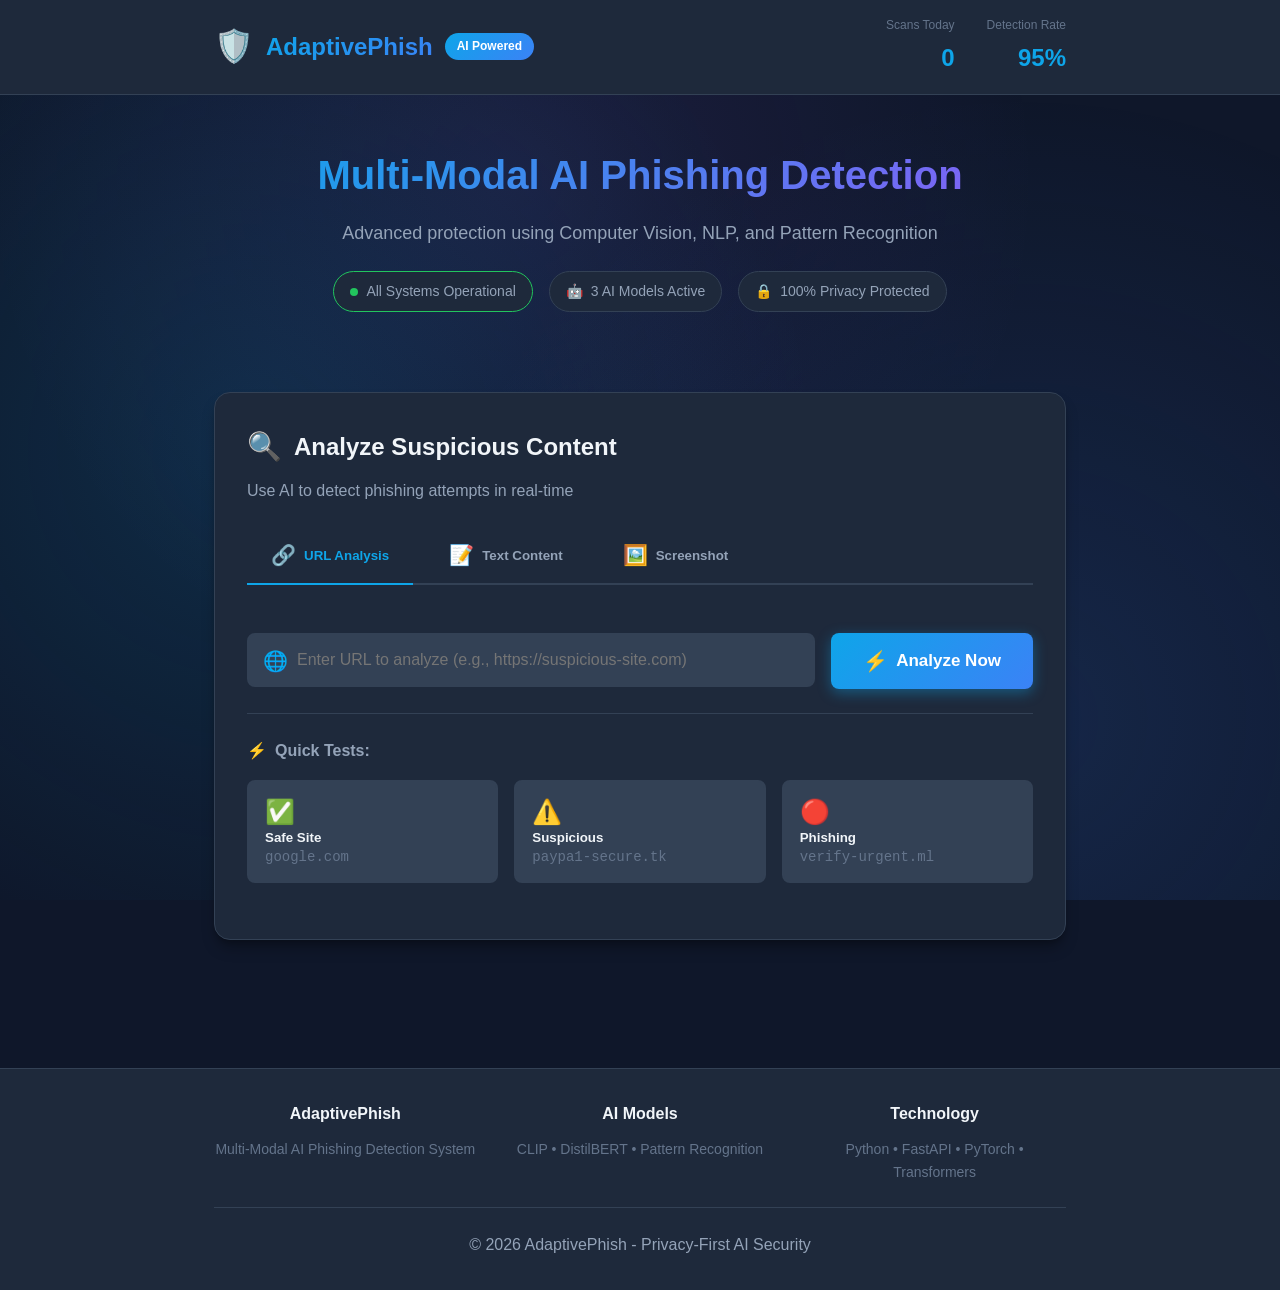
<file: frontend/index.html>
<!DOCTYPE html>
<html lang="en">
<head>
    <meta charset="UTF-8">
    <meta name="viewport" content="width=device-width, initial-scale=1.0">
    <title>🛡️ AdaptivePhish - Professional AI Phishing Detector</title>
    <link rel="stylesheet" href="css/style.css">
    <link rel="stylesheet" href="css/enhanced.css">
</head>
<body>
    <!-- Navigation Bar -->
    <nav class="navbar">
        <div class="container">
            <div class="nav-content">
                <div class="nav-brand">
                    <span class="logo">🛡️</span>
                    <span class="brand-name">AdaptivePhish</span>
                    <span class="badge">AI Powered</span>
                </div>
                <div class="nav-stats">
                    <div class="stat-item">
                        <span class="stat-label">Scans Today</span>
                        <span class="stat-value" id="scanCount">0</span>
                    </div>
                    <div class="stat-item">
                        <span class="stat-label">Detection Rate</span>
                        <span class="stat-value">95%</span>
                    </div>
                </div>
            </div>
        </div>
    </nav>

    <!-- Main Content -->
    <main class="main-content">
        <div class="container">
            <!-- Hero Section -->
            <section class="hero-section">
                <h1 class="hero-title">Multi-Modal AI Phishing Detection</h1>
                <p class="hero-subtitle">Advanced protection using Computer Vision, NLP, and Pattern Recognition</p>

                <!-- Status Badges -->
                <div class="status-badges">
                    <span class="status-badge status-online">
                        <span class="status-dot"></span>
                        All Systems Operational
                    </span>
                    <span class="status-badge">
                        <span class="ai-icon">🤖</span>
                        3 AI Models Active
                    </span>
                    <span class="status-badge">
                        <span class="shield-icon">🔒</span>
                        100% Privacy Protected
                    </span>
                </div>
            </section>

            <!-- Analysis Input Section -->
            <section class="input-section card">
                <div class="section-header">
                    <h2>
                        <span class="icon">🔍</span>
                        Analyze Suspicious Content
                    </h2>
                    <p class="section-subtitle">Use AI to detect phishing attempts in real-time</p>
                </div>

                <!-- Tab Navigation -->
                <div class="tab-navigation">
                    <button class="tab-btn active" data-tab="url">
                        <span class="tab-icon">🔗</span>
                        URL Analysis
                    </button>
                    <button class="tab-btn" data-tab="text">
                        <span class="tab-icon">📝</span>
                        Text Content
                    </button>
                    <button class="tab-btn" data-tab="screenshot">
                        <span class="tab-icon">🖼️</span>
                        Screenshot
                    </button>
                </div>

                <!-- Tab Contents -->
                <div class="tab-content">
                    <!-- URL Tab -->
                    <div class="tab-pane active" id="url-tab">
                        <div class="input-group">
                            <div class="input-wrapper">
                                <span class="input-icon">🌐</span>
                                <input
                                    type="text"
                                    id="urlInput"
                                    class="input-field"
                                    placeholder="Enter URL to analyze (e.g., https://suspicious-site.com)"
                                    autocomplete="off"
                                >
                            </div>
                            <button id="analyzeBtn" class="btn btn-primary btn-large">
                                <span class="btn-icon">⚡</span>
                                <span class="btn-text">Analyze Now</span>
                                <span class="btn-loading" style="display: none;">
                                    <span class="spinner"></span>
                                    Analyzing...
                                </span>
                            </button>
                        </div>

                        <!-- Quick Test Examples -->
                        <div class="quick-tests">
                            <p class="quick-tests-label">
                                <span class="label-icon">⚡</span>
                                Quick Tests:
                            </p>
                            <div class="quick-test-grid">
                                <button class="quick-test-btn safe" data-url="https://www.google.com">
                                    <span class="test-icon">✅</span>
                                    <span class="test-label">Safe Site</span>
                                    <span class="test-url">google.com</span>
                                </button>
                                <button class="quick-test-btn warning" data-url="http://paypa1-secure.tk/login">
                                    <span class="test-icon">⚠️</span>
                                    <span class="test-label">Suspicious</span>
                                    <span class="test-url">paypa1-secure.tk</span>
                                </button>
                                <button class="quick-test-btn danger" data-url="http://verify-account-urgent.ml">
                                    <span class="test-icon">🔴</span>
                                    <span class="test-label">Phishing</span>
                                    <span class="test-url">verify-urgent.ml</span>
                                </button>
                            </div>
                        </div>
                    </div>

                    <!-- Text Tab -->
                    <div class="tab-pane" id="text-tab">
                        <div class="text-input-group">
                            <textarea
                                id="textInput"
                                class="text-area"
                                placeholder="Paste suspicious email or webpage text content here...&#10;&#10;Example:&#10;URGENT! Your account will be suspended in 24 hours!&#10;Click here to verify your identity immediately..."
                                rows="6"
                            ></textarea>
                            <button id="analyzeTextBtn" class="btn btn-primary btn-large">
                                <span class="btn-icon">🔍</span>
                                <span class="btn-text">Analyze Text</span>
                                <span class="btn-loading" style="display: none;">
                                    <span class="spinner"></span>
                                    Analyzing...
                                </span>
                            </button>
                        </div>
                    </div>

                    <!-- Screenshot Tab -->
                    <div class="tab-pane" id="screenshot-tab">
                        <div class="upload-area" id="uploadArea">
                            <div class="upload-icon">📸</div>
                            <h3>Upload Screenshot</h3>
                            <p>Drag and drop or click to upload webpage screenshot</p>
                            <input type="file" id="fileInput" accept="image/*" style="display: none;">
                            <button class="btn btn-secondary" onclick="document.getElementById('fileInput').click()">
                                Choose File
                            </button>
                            <p class="upload-note" id="fileName" style="margin-top: 15px; color: var(--text-secondary);"></p>
                            <button id="analyzeScreenshotBtn" class="btn btn-primary btn-large" style="display: none; margin-top: 20px;">
                                <span class="btn-icon">🔍</span>
                                <span class="btn-text">Analyze Screenshot</span>
                                <span class="btn-loading" style="display: none;">
                                    <span class="spinner"></span>
                                    Analyzing...
                                </span>
                            </button>
                        </div>
                    </div>
                </div>
            </section>

            <!-- Results Section -->
            <section id="resultsSection" class="results-section" style="display: none;">
                <!-- Main Verdict Card -->
                <div class="card verdict-card glow-card">
                    <div class="verdict-header">
                        <div class="verdict-icon-large" id="verdictIconLarge">🟢</div>
                        <div class="verdict-info">
                            <h2 id="verdictText" class="verdict-title">SAFE</h2>
                            <p class="verdict-subtitle">This URL appears to be legitimate</p>
                            <p class="analyzed-url-display" id="analyzedUrl"></p>
                        </div>
                        <div class="verdict-score-circle">
                            <svg width="120" height="120">
                                <circle cx="60" cy="60" r="54" fill="none" stroke="var(--border-color)" stroke-width="8"></circle>
                                <circle id="scoreCircle" cx="60" cy="60" r="54" fill="none" stroke="var(--success-color)" stroke-width="8" stroke-dasharray="339.292" stroke-dashoffset="339.292" transform="rotate(-90 60 60)"></circle>
                            </svg>
                            <div class="score-text">
                                <span id="scoreNumber" class="score-number">0</span>
                                <span class="score-percent">%</span>
                            </div>
                        </div>
                    </div>

                    <!-- Risk Meter -->
                    <div class="risk-meter">
                        <div class="risk-meter-labels">
                            <span class="risk-label">Risk Level</span>
                            <span id="riskLevelText" class="risk-level-value">LOW</span>
                        </div>
                        <div class="risk-meter-bar">
                            <div id="riskMeterFill" class="risk-meter-fill"></div>
                            <div class="risk-meter-markers">
                                <span style="left: 0%">0</span>
                                <span style="left: 25%">25</span>
                                <span style="left: 50%">50</span>
                                <span style="left: 75%">75</span>
                                <span style="left: 100%">100</span>
                            </div>
                        </div>
                    </div>
                </div>

                <!-- AI Modules Grid -->
                <div class="modules-grid">
                    <!-- Module 1: URL Analysis -->
                    <div class="card module-card module-inactive">
                        <div class="module-card-header">
                            <span class="module-card-icon">🔗</span>
                            <div>
                                <h3 class="module-card-title">URL Analysis</h3>
                                <p class="module-card-subtitle">Pattern Recognition</p>
                            </div>
                            <span id="urlModuleScore" class="module-card-score">N/A</span>
                        </div>
                        <div class="progress-bar">
                            <div id="urlModuleBar" class="progress-fill"></div>
                        </div>
                        <div class="module-card-status">
                            <span class="status-dot"></span>
                            <span>Requires URL</span>
                        </div>
                    </div>

                    <!-- Module 2: Visual Analysis -->
                    <div class="card module-card module-inactive">
                        <div class="module-card-header">
                            <span class="module-card-icon">🖼️</span>
                            <div>
                                <h3 class="module-card-title">Visual Analysis</h3>
                                <p class="module-card-subtitle">CLIP AI Model</p>
                            </div>
                            <span id="visualModuleScore" class="module-card-score">N/A</span>
                        </div>
                        <div class="progress-bar">
                            <div id="visualModuleBar" class="progress-fill"></div>
                        </div>
                        <div class="module-card-status">
                            <span class="status-dot"></span>
                            <span>Requires Screenshot</span>
                        </div>
                    </div>

                    <!-- Module 3: Text Analysis -->
                    <div class="card module-card module-inactive">
                        <div class="module-card-header">
                            <span class="module-card-icon">🤖</span>
                            <div>
                                <h3 class="module-card-title">Text Analysis</h3>
                                <p class="module-card-subtitle">DistilBERT NLP</p>
                            </div>
                            <span id="textModuleScore" class="module-card-score">N/A</span>
                        </div>
                        <div class="progress-bar">
                            <div id="textModuleBar" class="progress-fill"></div>
                        </div>
                        <div class="module-card-status">
                            <span class="status-dot"></span>
                            <span>Requires Text Content</span>
                        </div>
                    </div>
                </div>

                <!-- Detailed Findings -->
                <div class="card findings-card">
                    <div class="card-header-flex">
                        <div>
                            <h3>
                                <span class="icon">🔍</span>
                                Detection Details
                            </h3>
                            <p class="card-subtitle">AI-powered threat indicators</p>
                        </div>
                        <span id="findingsCount" class="findings-count">0 flags</span>
                    </div>
                    <div id="findingsList" class="findings-grid">
                        <!-- Findings will be inserted here -->
                    </div>
                </div>

                <!-- Technical Details (Collapsible) -->
                <div class="card technical-card">
                    <button class="collapsible-header" id="technicalToggle">
                        <div>
                            <h3>
                                <span class="icon">⚙️</span>
                                Technical Details
                            </h3>
                            <p class="card-subtitle">Raw API response</p>
                        </div>
                        <span class="chevron">▼</span>
                    </button>
                    <div id="technicalContent" class="collapsible-content" style="display: none;">
                        <pre id="technicalData" class="code-block"></pre>
                    </div>
                </div>

                <!-- Actions -->
                <div class="actions-bar">
                    <button class="btn btn-secondary" onclick="location.reload()">
                        <span class="btn-icon">🔄</span>
                        New Scan
                    </button>
                    <button class="btn btn-secondary" onclick="window.print()">
                        <span class="btn-icon">🖨️</span>
                        Print Report
                    </button>
                    <button class="btn btn-secondary" id="exportBtn">
                        <span class="btn-icon">📥</span>
                        Export JSON
                    </button>
                </div>
            </section>

            <!-- Error Section -->
            <section id="errorSection" class="error-section" style="display: none;">
                <div class="card error-card">
                    <div class="error-icon">⚠️</div>
                    <h3>Analysis Failed</h3>
                    <p id="errorMessage" class="error-message"></p>
                    <button class="btn btn-primary" onclick="location.reload()">Try Again</button>
                </div>
            </section>
        </div>
    </main>

    <!-- Footer -->
    <footer class="footer">
        <div class="container">
            <div class="footer-content">
                <div class="footer-section">
                    <h4>AdaptivePhish</h4>
                    <p>Multi-Modal AI Phishing Detection System</p>
                </div>
                <div class="footer-section">
                    <h4>AI Models</h4>
                    <p>CLIP • DistilBERT • Pattern Recognition</p>
                </div>
                <div class="footer-section">
                    <h4>Technology</h4>
                    <p>Python • FastAPI • PyTorch • Transformers</p>
                </div>
            </div>
            <div class="footer-bottom">
                <p>&copy; 2026 AdaptivePhish - Privacy-First AI Security</p>
            </div>
        </div>
    </footer>

    <script src="js/app.js"></script>
</body>
</html>
</file>
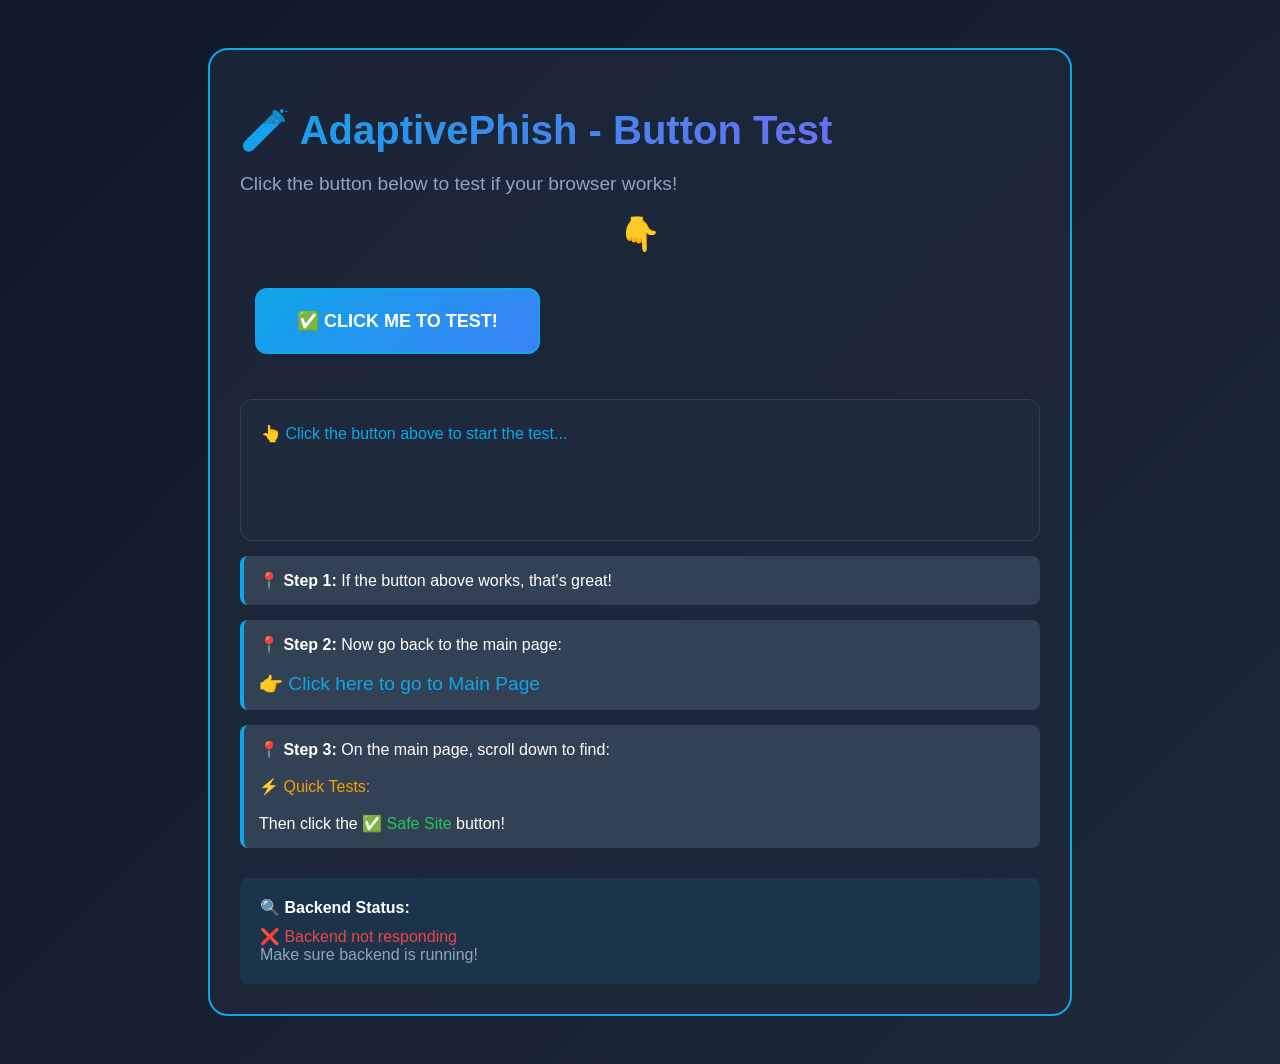
<file: frontend/test.html>
<!DOCTYPE html>
<html>
<head>
    <meta charset="UTF-8">
    <title>Button Test</title>
    <style>
        body {
            font-family: Arial, sans-serif;
            padding: 40px;
            background: linear-gradient(135deg, #0f172a, #1e293b);
            color: white;
            min-height: 100vh;
        }
        .container {
            max-width: 800px;
            margin: 0 auto;
            background: rgba(30, 41, 59, 0.8);
            padding: 30px;
            border-radius: 20px;
            border: 2px solid #0ea5e9;
        }
        h1 {
            background: linear-gradient(135deg, #0ea5e9, #8b5cf6);
            -webkit-background-clip: text;
            -webkit-text-fill-color: transparent;
            font-size: 2.5rem;
            margin-bottom: 10px;
        }
        .test-btn {
            padding: 20px 40px;
            margin: 15px;
            border: 2px solid #0ea5e9;
            background: linear-gradient(135deg, #0ea5e9, #3b82f6);
            color: white;
            cursor: pointer;
            border-radius: 12px;
            font-size: 18px;
            font-weight: 600;
            display: inline-block;
            transition: all 0.3s;
        }
        .test-btn:hover {
            transform: translateY(-3px);
            box-shadow: 0 10px 30px rgba(14, 165, 233, 0.4);
        }
        #result {
            margin-top: 30px;
            padding: 20px;
            background: #1e293b;
            border: 1px solid #334155;
            border-radius: 12px;
            min-height: 100px;
            font-size: 16px;
            line-height: 1.8;
        }
        .success { color: #22c55e; font-weight: bold; }
        .info { color: #0ea5e9; }
        .step {
            background: #334155;
            padding: 15px;
            margin: 15px 0;
            border-radius: 8px;
            border-left: 4px solid #0ea5e9;
        }
        .arrow {
            font-size: 2rem;
            text-align: center;
            margin: 20px 0;
            animation: bounce 2s infinite;
        }
        @keyframes bounce {
            0%, 100% { transform: translateY(0); }
            50% { transform: translateY(-10px); }
        }
    </style>
</head>
<body>
    <div class="container">
        <h1>🧪 AdaptivePhish - Button Test</h1>
        <p style="font-size: 1.2rem; color: #94a3b8;">Click the button below to test if your browser works!</p>

        <div class="arrow">👇</div>

        <button class="test-btn" onclick="testButton()">
            ✅ CLICK ME TO TEST!
        </button>

        <div id="result">
            <div class="info">👆 Click the button above to start the test...</div>
        </div>

        <div class="step">
            <strong>📍 Step 1:</strong> If the button above works, that's great!
        </div>

        <div class="step">
            <strong>📍 Step 2:</strong> Now go back to the main page:
            <br><br>
            <a href="/" style="color: #0ea5e9; font-size: 1.2rem; text-decoration: none;">
                👉 Click here to go to Main Page
            </a>
        </div>

        <div class="step">
            <strong>📍 Step 3:</strong> On the main page, scroll down to find:
            <br><br>
            <span style="color: #f59e0b;">⚡ Quick Tests:</span>
            <br><br>
            Then click the <span style="color: #22c55e;">✅ Safe Site</span> button!
        </div>

        <div style="margin-top: 30px; padding: 20px; background: rgba(14, 165, 233, 0.1); border-radius: 8px;">
            <strong>🔍 Backend Status:</strong>
            <div id="backend-status" style="margin-top: 10px;">Checking...</div>
        </div>
    </div>

    <script>
        let clickCount = 0;

        function testButton() {
            clickCount++;
            const result = document.getElementById('result');

            result.innerHTML = `
                <div class="success">✅ SUCCESS! Button works perfectly!</div>
                <br>
                <div>You clicked <strong>${clickCount}</strong> time(s)</div>
                <br>
                <div class="info">✨ Your browser is working correctly!</div>
                <br>
                <div>Now go to the <strong>Main Page</strong> (link below) and look for the "Quick Tests" section.</div>
            `;

            console.log('✅ Button clicked successfully!', clickCount);
        }

        // Check backend status
        fetch('http://localhost:5000/health')
            .then(res => res.json())
            .then(data => {
                document.getElementById('backend-status').innerHTML = `
                    <span class="success">✅ Backend is running!</span><br>
                    <span style="color: #94a3b8;">
                    URL Analyzer: ${data.modules.url_analyzer}<br>
                    Visual Analyzer: ${data.modules.visual_analyzer}<br>
                    Text Analyzer: ${data.modules.text_analyzer}
                    </span>
                `;
            })
            .catch(err => {
                document.getElementById('backend-status').innerHTML = `
                    <span style="color: #ef4444;">❌ Backend not responding</span><br>
                    <span style="color: #94a3b8;">Make sure backend is running!</span>
                `;
            });

        console.log('🧪 Test page loaded');
        console.log('📍 If you can see this in console (F12), your browser debugging works!');
    </script>
</body>
</html>
</file>
<file: frontend/css/style.css>
/* ===================================
   AdaptivePhish - Professional Design
   Security Dashboard Inspired
   =================================== */

/* ===== CSS Variables ===== */
:root {
    /* Professional Colors - Dark Blue Theme */
    --primary-color: #0ea5e9;
    --primary-hover: #0284c7;
    --primary-dark: #0c4a6e;
    --success-color: #22c55e;
    --warning-color: #f59e0b;
    --danger-color: #ef4444;
    --info-color: #3b82f6;

    /* Dark Theme */
    --bg-primary: #0f172a;
    --bg-secondary: #1e293b;
    --bg-card: #1e293b;
    --bg-input: #334155;

    /* Text Colors */
    --text-primary: #f1f5f9;
    --text-secondary: #94a3b8;
    --text-muted: #64748b;

    /* Borders */
    --border-color: #334155;

    /* Gray Scale */
    --gray-50: #f8fafc;
    --gray-100: #f1f5f9;
    --gray-200: #e2e8f0;
    --gray-300: #cbd5e1;
    --gray-600: #475569;
    --gray-700: #334155;
    --gray-800: #1e293b;
    --gray-900: #0f172a;

    /* Spacing */
    --spacing-xs: 0.5rem;
    --spacing-sm: 0.75rem;
    --spacing-md: 1rem;
    --spacing-lg: 1.5rem;
    --spacing-xl: 2rem;
    --spacing-2xl: 3rem;

    /* Border radius */
    --radius-sm: 0.375rem;
    --radius-md: 0.5rem;
    --radius-lg: 0.75rem;
    --radius-xl: 1rem;

    /* Shadows */
    --shadow-sm: 0 1px 2px 0 rgba(0, 0, 0, 0.05);
    --shadow-md: 0 4px 6px -1px rgba(0, 0, 0, 0.1);
    --shadow-lg: 0 10px 15px -3px rgba(0, 0, 0, 0.1);
}

/* ===== Global Styles ===== */
* {
    margin: 0;
    padding: 0;
    box-sizing: border-box;
}

body {
    font-family: 'Inter', -apple-system, BlinkMacSystemFont, 'Segoe UI', Roboto, Oxygen, Ubuntu, Cantarell, sans-serif;
    background: var(--bg-primary);
    min-height: 100vh;
    color: var(--text-primary);
    line-height: 1.6;
    position: relative;
}

/* Professional background pattern */
body::before {
    content: '';
    position: fixed;
    top: 0;
    left: 0;
    right: 0;
    bottom: 0;
    background:
        radial-gradient(circle at 20% 50%, rgba(14, 165, 233, 0.15) 0%, transparent 50%),
        radial-gradient(circle at 80% 80%, rgba(59, 130, 246, 0.15) 0%, transparent 50%),
        radial-gradient(circle at 40% 20%, rgba(139, 92, 246, 0.1) 0%, transparent 50%);
    pointer-events: none;
    z-index: -1;
}

.container {
    max-width: 900px;
    margin: 0 auto;
    padding: 0 var(--spacing-lg);
}

/* ===== Header ===== */
.header {
    background: var(--bg-card);
    backdrop-filter: blur(20px);
    border-bottom: 1px solid var(--border-color);
    box-shadow: 0 4px 6px -1px rgba(0, 0, 0, 0.3);
    padding: var(--spacing-xl) 0;
    margin-bottom: var(--spacing-2xl);
}

.header-content {
    text-align: center;
}

.header h1 {
    font-size: 2.5rem;
    font-weight: 700;
    background: linear-gradient(135deg, var(--primary-color), #3b82f6);
    -webkit-background-clip: text;
    -webkit-text-fill-color: transparent;
    background-clip: text;
    margin-bottom: var(--spacing-xs);
    letter-spacing: -0.02em;
}

.subtitle {
    color: var(--text-secondary);
    font-size: 1.125rem;
    font-weight: 500;
}

/* ===== Main Content ===== */
.main-content {
    padding-bottom: var(--spacing-2xl);
}

/* ===== Cards ===== */
.card {
    background: var(--bg-card);
    border: 1px solid var(--border-color);
    border-radius: var(--radius-xl);
    box-shadow: 0 10px 15px -3px rgba(0, 0, 0, 0.3), 0 4px 6px -2px rgba(0, 0, 0, 0.2);
    padding: var(--spacing-xl);
    margin-bottom: var(--spacing-xl);
    transition: all 0.3s ease;
}

.card:hover {
    transform: translateY(-2px);
    box-shadow: 0 20px 25px -5px rgba(0, 0, 0, 0.3), 0 10px 10px -5px rgba(0, 0, 0, 0.2);
    border-color: rgba(14, 165, 233, 0.3);
}

.card h2,
.card h3 {
    color: var(--text-primary);
    margin-bottom: var(--spacing-md);
    font-weight: 600;
}

.description,
.module-description {
    color: var(--text-secondary);
    margin-bottom: var(--spacing-lg);
}

/* ===== Input Section ===== */
.input-group {
    display: flex;
    gap: var(--spacing-md);
    margin-bottom: var(--spacing-lg);
}

.url-input {
    flex: 1;
    padding: var(--spacing-md) var(--spacing-lg);
    background: var(--bg-input);
    border: 2px solid var(--border-color);
    border-radius: var(--radius-md);
    font-size: 1rem;
    color: var(--text-primary);
    transition: all 0.3s ease;
}

.url-input::placeholder {
    color: var(--text-muted);
}

.url-input:focus {
    outline: none;
    border-color: var(--primary-color);
    background: var(--bg-secondary);
    box-shadow: 0 0 0 3px rgba(14, 165, 233, 0.2);
}

/* ===== Buttons ===== */
.btn {
    padding: var(--spacing-md) var(--spacing-xl);
    border: none;
    border-radius: var(--radius-md);
    font-size: 1rem;
    font-weight: 600;
    cursor: pointer;
    transition: all 0.3s ease;
    display: inline-flex;
    align-items: center;
    justify-content: center;
    gap: var(--spacing-xs);
}

.btn-primary {
    background: linear-gradient(135deg, var(--primary-color), #3b82f6);
    color: white;
    min-width: 140px;
    box-shadow: 0 4px 14px 0 rgba(14, 165, 233, 0.4);
}

.btn-primary:hover:not(:disabled) {
    background: linear-gradient(135deg, var(--primary-hover), var(--info-color));
    transform: translateY(-2px);
    box-shadow: 0 6px 20px rgba(14, 165, 233, 0.6);
}

.btn-primary:disabled {
    opacity: 0.6;
    cursor: not-allowed;
}

.btn-secondary {
    background: var(--gray-200);
    color: var(--gray-700);
}

.btn-secondary:hover {
    background: var(--gray-300);
}

/* ===== Sample URLs ===== */
.sample-urls {
    display: flex;
    flex-wrap: wrap;
    gap: var(--spacing-sm);
    align-items: center;
}

.sample-label {
    color: var(--gray-600);
    font-size: 0.875rem;
    margin-right: var(--spacing-sm);
}

.sample-btn {
    padding: var(--spacing-xs) var(--spacing-md);
    background: var(--bg-input);
    border: 1px solid var(--border-color);
    border-radius: var(--radius-sm);
    font-size: 0.875rem;
    color: var(--text-primary);
    cursor: pointer;
    transition: all 0.2s ease;
}

.sample-btn:hover {
    background: var(--bg-secondary);
    border-color: var(--primary-color);
    transform: translateY(-1px);
    box-shadow: 0 4px 8px rgba(14, 165, 233, 0.2);
}

/* ===== Loading Spinner ===== */
.spinner {
    display: inline-block;
    width: 16px;
    height: 16px;
    border: 2px solid rgba(255, 255, 255, 0.3);
    border-top-color: white;
    border-radius: 50%;
    animation: spin 0.6s linear infinite;
}

@keyframes spin {
    to { transform: rotate(360deg); }
}

/* ===== Verdict Card ===== */
.verdict-card {
    border-left: 4px solid var(--gray-300);
    transition: border-color 0.3s ease;
}

.verdict-card.safe { border-left-color: var(--success-color); }
.verdict-card.suspicious { border-left-color: var(--warning-color); }
.verdict-card.phishing { border-left-color: var(--danger-color); }

.verdict-header {
    display: flex;
    align-items: center;
    gap: var(--spacing-lg);
    margin-bottom: var(--spacing-lg);
}

.verdict-icon {
    font-size: 3rem;
}

.verdict-text {
    font-size: 1.875rem;
    font-weight: 700;
    margin: 0;
}

.analyzed-url {
    color: var(--gray-600);
    font-size: 0.875rem;
    word-break: break-all;
}

/* ===== Risk Score ===== */
.risk-score-container {
    margin-top: var(--spacing-lg);
}

.risk-score-label {
    display: flex;
    justify-content: space-between;
    margin-bottom: var(--spacing-sm);
    font-weight: 600;
}

.risk-score-value {
    font-size: 1.25rem;
}

.risk-bar {
    height: 32px;
    background: var(--gray-100);
    border-radius: var(--radius-md);
    overflow: hidden;
}

.risk-bar-fill {
    height: 100%;
    transition: width 0.8s ease, background-color 0.3s ease;
    display: flex;
    align-items: center;
    justify-content: flex-end;
    padding-right: var(--spacing-sm);
    color: white;
    font-weight: 600;
}

.risk-bar-fill.safe { background: var(--success-color); }
.risk-bar-fill.suspicious { background: var(--warning-color); }
.risk-bar-fill.phishing { background: var(--danger-color); }

/* ===== Module Scores ===== */
.module-scores {
    display: flex;
    flex-direction: column;
    gap: var(--spacing-lg);
}

.module-item {
    padding: var(--spacing-md);
    background: var(--bg-input);
    border: 1px solid var(--border-color);
    border-radius: var(--radius-md);
    transition: all 0.3s ease;
}

.module-item:hover {
    border-color: rgba(14, 165, 233, 0.3);
    transform: translateX(4px);
}

.module-header {
    display: flex;
    align-items: center;
    gap: var(--spacing-sm);
    margin-bottom: var(--spacing-sm);
}

.module-icon {
    font-size: 1.5rem;
}

.module-name {
    flex: 1;
    font-weight: 600;
}

.module-score {
    font-weight: 700;
    color: var(--gray-700);
}

.module-bar {
    height: 8px;
    background: var(--gray-200);
    border-radius: var(--radius-sm);
    overflow: hidden;
}

.module-bar-fill {
    height: 100%;
    background: var(--primary-color);
    transition: width 0.6s ease;
}

.module-note {
    font-size: 0.75rem;
    color: var(--gray-600);
    margin-top: var(--spacing-xs);
    font-style: italic;
}

/* ===== Findings List ===== */
.findings-list {
    display: flex;
    flex-direction: column;
    gap: var(--spacing-sm);
}

.finding-item {
    padding: var(--spacing-md);
    background: var(--bg-input);
    border-left: 3px solid var(--warning-color);
    border-radius: var(--radius-sm);
    font-size: 0.9375rem;
    color: var(--text-primary);
    transition: all 0.2s ease;
}

.finding-item:hover {
    background: var(--bg-secondary);
    transform: translateX(4px);
}

.finding-item.safe {
    border-left-color: var(--success-color);
    background: rgba(34, 197, 94, 0.1);
}

.finding-item.safe:hover {
    background: rgba(34, 197, 94, 0.15);
}

/* ===== Technical Details ===== */
.details-toggle {
    width: 100%;
    display: flex;
    justify-content: space-between;
    align-items: center;
    background: none;
    border: none;
    padding: 0;
    font-size: 1rem;
    font-weight: 600;
    color: var(--gray-900);
    cursor: pointer;
}

.toggle-icon {
    transition: transform 0.3s ease;
}

.toggle-icon.open {
    transform: rotate(180deg);
}

.technical-details {
    margin-top: var(--spacing-md);
    padding-top: var(--spacing-md);
    border-top: 1px solid var(--gray-200);
}

.details-content {
    background: var(--bg-input);
    color: var(--text-secondary);
    padding: var(--spacing-md);
    border-radius: var(--radius-sm);
    font-size: 0.875rem;
    overflow-x: auto;
    white-space: pre-wrap;
    word-wrap: break-word;
    border: 1px solid var(--border-color);
    font-family: 'Courier New', monospace;
}

/* ===== Error Section ===== */
.error-card {
    border-left: 4px solid var(--danger-color);
    text-align: center;
}

.error-message {
    color: var(--gray-700);
    margin-bottom: var(--spacing-lg);
}

/* ===== Footer ===== */
.footer {
    background: var(--bg-card);
    backdrop-filter: blur(20px);
    border-top: 1px solid var(--border-color);
    padding: var(--spacing-xl) 0;
    margin-top: var(--spacing-2xl);
    text-align: center;
    color: var(--text-secondary);
}

.tech-stack {
    margin-top: var(--spacing-sm);
    font-size: 0.875rem;
    color: var(--text-muted);
}

.tech-stack strong {
    color: var(--text-secondary);
}

/* ===== Responsive Design ===== */
@media (max-width: 640px) {
    .header h1 {
        font-size: 2rem;
    }

    .input-group {
        flex-direction: column;
    }

    .btn-primary {
        width: 100%;
    }

    .sample-urls {
        flex-direction: column;
        align-items: stretch;
    }

    .sample-btn {
        width: 100%;
    }

    .verdict-header {
        flex-direction: column;
        text-align: center;
    }
}

/* ===== Animations ===== */
@keyframes fadeIn {
    from {
        opacity: 0;
        transform: translateY(10px);
    }
    to {
        opacity: 1;
        transform: translateY(0);
    }
}

.results-section {
    animation: fadeIn 0.5s ease;
}
</file>
<file: frontend/css/enhanced.css>
/* ================================================
   AdaptivePhish - Enhanced Professional Styles
   Additional components and features
   ================================================ */

/* ===== Navigation Bar ===== */
.navbar {
    background: var(--bg-card);
    border-bottom: 1px solid var(--border-color);
    padding: var(--spacing-md) 0;
    position: sticky;
    top: 0;
    z-index: 100;
    backdrop-filter: blur(20px);
}

.nav-content {
    display: flex;
    justify-content: space-between;
    align-items: center;
}

.nav-brand {
    display: flex;
    align-items: center;
    gap: var(--spacing-sm);
}

.logo {
    font-size: 2rem;
}

.brand-name {
    font-size: 1.5rem;
    font-weight: 700;
    background: linear-gradient(135deg, var(--primary-color), #3b82f6);
    -webkit-background-clip: text;
    -webkit-text-fill-color: transparent;
}

.badge {
    padding: 0.25rem 0.75rem;
    background: linear-gradient(135deg, var(--primary-color), #3b82f6);
    color: white;
    border-radius: 1rem;
    font-size: 0.75rem;
    font-weight: 600;
}

.nav-stats {
    display: flex;
    gap: var(--spacing-xl);
}

.stat-item {
    text-align: right;
}

.stat-label {
    display: block;
    font-size: 0.75rem;
    color: var(--text-muted);
    margin-bottom: 0.25rem;
}

.stat-value {
    display: block;
    font-size: 1.5rem;
    font-weight: 700;
    color: var(--primary-color);
}

/* ===== Hero Section ===== */
.hero-section {
    text-align: center;
    padding: var(--spacing-2xl) 0;
    margin-bottom: var(--spacing-xl);
}

.hero-title {
    font-size: 2.5rem;
    font-weight: 700;
    background: linear-gradient(135deg, var(--primary-color), #8b5cf6);
    -webkit-background-clip: text;
    -webkit-text-fill-color: transparent;
    margin-bottom: var(--spacing-sm);
}

.hero-subtitle {
    font-size: 1.125rem;
    color: var(--text-secondary);
    margin-bottom: var(--spacing-lg);
}

/* ===== Status Badges ===== */
.status-badges {
    display: flex;
    justify-content: center;
    gap: var(--spacing-md);
    flex-wrap: wrap;
}

.status-badge {
    display: flex;
    align-items: center;
    gap: 0.5rem;
    padding: 0.5rem 1rem;
    background: var(--bg-card);
    border: 1px solid var(--border-color);
    border-radius: 2rem;
    font-size: 0.875rem;
    color: var(--text-secondary);
}

.status-badge.status-online {
    border-color: var(--success-color);
}

.status-dot {
    width: 8px;
    height: 8px;
    border-radius: 50%;
    background: var(--success-color);
    animation: pulse 2s infinite;
}

@keyframes pulse {
    0%, 100% { opacity: 1; }
    50% { opacity: 0.5; }
}

/* ===== Glow Card Effect - DISABLED (was blocking clicks) ===== */
.glow-card {
    position: relative;
    /* Glow effect removed to fix click issues */
}

/* ===== Section Headers ===== */
.section-header {
    margin-bottom: var(--spacing-lg);
}

.section-header h2 {
    display: flex;
    align-items: center;
    gap: var(--spacing-sm);
    font-size: 1.5rem;
    margin-bottom: var(--spacing-xs);
}

.section-header .icon {
    font-size: 1.75rem;
}

.section-subtitle {
    color: var(--text-secondary);
    font-size: 1rem;
}

/* ===== Tab Navigation ===== */
.tab-navigation {
    display: flex;
    gap: var(--spacing-sm);
    margin-bottom: var(--spacing-lg);
    border-bottom: 2px solid var(--border-color);
    padding-bottom: 0;
}

.tab-btn {
    display: flex;
    align-items: center;
    gap: 0.5rem;
    padding: var(--spacing-md) var(--spacing-lg);
    background: none;
    border: none;
    border-bottom: 2px solid transparent;
    color: var(--text-secondary);
    cursor: pointer;
    transition: all 0.3s;
    font-weight: 600;
    margin-bottom: -2px;
}

.tab-btn:hover {
    color: var(--text-primary);
    background: var(--bg-input);
}

.tab-btn.active {
    color: var(--primary-color);
    border-bottom-color: var(--primary-color);
}

.tab-icon {
    font-size: 1.25rem;
}

.tab-content {
    padding: var(--spacing-lg) 0;
}

.tab-pane {
    display: none;
}

.tab-pane.active {
    display: block;
    animation: fadeIn 0.3s ease;
}

/* ===== Enhanced Input Group ===== */
.input-wrapper {
    position: relative;
    flex: 1;
}

.input-icon {
    position: absolute;
    left: var(--spacing-md);
    top: 50%;
    transform: translateY(-50%);
    font-size: 1.25rem;
    color: var(--text-muted);
}

.input-field {
    width: 100%;
    padding: var(--spacing-md) var(--spacing-md) var(--spacing-md) 3rem;
    background: var(--bg-input);
    border: 2px solid var(--border-color);
    border-radius: var(--radius-md);
    font-size: 1rem;
    color: var(--text-primary);
    transition: all 0.3s;
}

.input-field:focus {
    outline: none;
    border-color: var(--primary-color);
    box-shadow: 0 0 0 3px rgba(14, 165, 233, 0.2);
}

.btn-large {
    padding: var(--spacing-md) var(--spacing-xl);
    min-width: 160px;
    font-size: 1.0625rem;
}

.btn-icon {
    font-size: 1.25rem;
}

/* ===== Quick Tests Grid ===== */
.quick-tests {
    margin-top: var(--spacing-lg);
    padding-top: var(--spacing-lg);
    border-top: 1px solid var(--border-color);
    position: relative;
    z-index: 50;
}

.quick-tests-label {
    display: flex;
    align-items: center;
    gap: 0.5rem;
    color: var(--text-secondary);
    font-weight: 600;
    margin-bottom: var(--spacing-md);
}

.label-icon {
    color: var(--primary-color);
}

.quick-test-grid {
    display: grid;
    grid-template-columns: repeat(auto-fit, minmax(200px, 1fr));
    gap: var(--spacing-md);
}

.quick-test-btn {
    display: flex;
    flex-direction: column;
    align-items: flex-start;
    gap: 0.25rem;
    padding: var(--spacing-md);
    background: var(--bg-input);
    border: 2px solid var(--border-color);
    border-radius: var(--radius-md);
    cursor: pointer !important;
    transition: all 0.3s;
    text-align: left;
    position: relative;
    z-index: 100;
    pointer-events: auto !important;
}

.quick-test-btn:hover {
    transform: translateY(-2px);
    box-shadow: 0 8px 16px rgba(14, 165, 233, 0.3);
}

.quick-test-btn.safe:hover { border-color: var(--success-color); }
.quick-test-btn.warning:hover { border-color: var(--warning-color); }
.quick-test-btn.danger:hover { border-color: var(--danger-color); }

.test-icon {
    font-size: 1.5rem;
}

.test-label {
    font-weight: 600;
    color: var(--text-primary);
}

.test-url {
    font-size: 0.875rem;
    color: var(--text-muted);
    font-family: monospace;
}

/* ===== Text Area ===== */
.text-input-group {
    display: flex;
    flex-direction: column;
    gap: var(--spacing-md);
}

.text-area {
    width: 100%;
    padding: var(--spacing-md);
    background: var(--bg-input);
    border: 2px solid var(--border-color);
    border-radius: var(--radius-md);
    color: var(--text-primary);
    font-size: 1rem;
    font-family: inherit;
    resize: vertical;
    transition: all 0.3s;
}

.text-area:focus {
    outline: none;
    border-color: var(--primary-color);
    box-shadow: 0 0 0 3px rgba(14, 165, 233, 0.2);
}

.text-area::placeholder {
    color: var(--text-muted);
}

/* ===== Upload Area ===== */
.upload-area {
    display: flex;
    flex-direction: column;
    align-items: center;
    gap: var(--spacing-md);
    padding: var(--spacing-2xl);
    background: var(--bg-input);
    border: 2px dashed var(--border-color);
    border-radius: var(--radius-lg);
    text-align: center;
    cursor: pointer;
    transition: all 0.3s;
}

.upload-area:hover {
    border-color: var(--primary-color);
    background: var(--bg-secondary);
}

.upload-icon {
    font-size: 3rem;
}

.upload-note {
    font-size: 0.875rem;
    color: var(--text-muted);
    font-style: italic;
}

/* ===== Enhanced Verdict Card ===== */
.verdict-header {
    display: grid;
    grid-template-columns: auto 1fr auto;
    align-items: center;
    gap: var(--spacing-xl);
    margin-bottom: var(--spacing-xl);
}

.verdict-icon-large {
    font-size: 4rem;
}

.verdict-title {
    font-size: 2.5rem;
    font-weight: 700;
    margin: 0;
}

.verdict-subtitle {
    color: var(--text-secondary);
    margin: 0.5rem 0;
}

.analyzed-url-display {
    font-size: 0.875rem;
    color: var(--text-muted);
    word-break: break-all;
    font-family: monospace;
}

/* ===== Score Circle ===== */
.verdict-score-circle {
    position: relative;
    width: 120px;
    height: 120px;
}

.score-text {
    position: absolute;
    top: 50%;
    left: 50%;
    transform: translate(-50%, -50%);
    text-align: center;
}

.score-number {
    font-size: 2rem;
    font-weight: 700;
    color: var(--text-primary);
}

.score-percent {
    font-size: 1rem;
    color: var(--text-muted);
}

#scoreCircle {
    transition: stroke-dashoffset 1s ease, stroke 0.3s ease;
}

/* ===== Risk Meter ===== */
.risk-meter {
    margin-top: var(--spacing-xl);
}

.risk-meter-labels {
    display: flex;
    justify-content: space-between;
    margin-bottom: var(--spacing-sm);
}

.risk-label {
    font-weight: 600;
    color: var(--text-secondary);
}

.risk-level-value {
    font-weight: 700;
    color: var(--primary-color);
}

.risk-meter-bar {
    position: relative;
    height: 40px;
    background: var(--bg-input);
    border-radius: var(--radius-md);
    overflow: hidden;
}

.risk-meter-fill {
    height: 100%;
    background: linear-gradient(90deg, var(--success-color), var(--warning-color), var(--danger-color));
    transition: width 1s ease;
    width: 0%;
}

.risk-meter-markers {
    position: absolute;
    top: 100%;
    left: 0;
    right: 0;
    display: flex;
    justify-content: space-between;
    padding: 0.25rem 0;
    font-size: 0.75rem;
    color: var(--text-muted);
}

/* ===== Modules Grid ===== */
.modules-grid {
    display: grid;
    grid-template-columns: repeat(auto-fit, minmax(280px, 1fr));
    gap: var(--spacing-lg);
    margin-bottom: var(--spacing-xl);
}

.module-card {
    padding: var(--spacing-lg);
}

.module-card-header {
    display: grid;
    grid-template-columns: auto 1fr auto;
    align-items: center;
    gap: var(--spacing-md);
    margin-bottom: var(--spacing-md);
}

.module-card-icon {
    font-size: 2rem;
}

.module-card-title {
    font-size: 1.125rem;
    margin: 0;
}

.module-card-subtitle {
    font-size: 0.875rem;
    color: var(--text-muted);
    margin: 0;
}

.module-card-score {
    font-size: 1.5rem;
    font-weight: 700;
    color: var(--primary-color);
}

.progress-bar {
    height: 8px;
    background: var(--bg-input);
    border-radius: var(--radius-sm);
    overflow: hidden;
    margin-bottom: var(--spacing-md);
}

.progress-fill {
    height: 100%;
    background: linear-gradient(90deg, var(--primary-color), #3b82f6);
    transition: width 0.8s ease;
    width: 0%;
}

.module-card-status {
    display: flex;
    align-items: center;
    gap: 0.5rem;
    font-size: 0.875rem;
    color: var(--text-secondary);
}

.module-card.module-inactive {
    opacity: 0.6;
}

.status-success {
    background: var(--success-color);
}

/* ===== Findings Grid ===== */
.card-header-flex {
    display: flex;
    justify-content: space-between;
    align-items: flex-start;
    margin-bottom: var(--spacing-lg);
}

.card-subtitle {
    color: var(--text-secondary);
    font-size: 0.875rem;
    margin: 0;
}

.findings-count {
    padding: 0.25rem 0.75rem;
    background: var(--bg-input);
    border: 1px solid var(--border-color);
    border-radius: 1rem;
    font-size: 0.875rem;
    font-weight: 600;
}

.findings-grid {
    display: grid;
    gap: var(--spacing-sm);
}

/* ===== Collapsible ===== */
.collapsible-header {
    width: 100%;
    display: flex;
    justify-content: space-between;
    align-items: center;
    background: none;
    border: none;
    padding: 0;
    cursor: pointer;
    text-align: left;
    color: var(--text-primary);
}

.collapsible-header:hover .chevron {
    color: var(--primary-color);
}

.chevron {
    font-size: 1.25rem;
    transition: transform 0.3s, color 0.3s;
}

.chevron.open {
    transform: rotate(180deg);
}

.collapsible-content {
    padding-top: var(--spacing-lg);
    animation: fadeIn 0.3s ease;
}

.code-block {
    background: var(--bg-input);
    color: var(--text-secondary);
    padding: var(--spacing-md);
    border-radius: var(--radius-sm);
    border: 1px solid var(--border-color);
    font-family: 'Courier New', monospace;
    font-size: 0.875rem;
    overflow-x: auto;
    white-space: pre-wrap;
    word-wrap: break-word;
}

/* ===== Actions Bar ===== */
.actions-bar {
    display: flex;
    gap: var(--spacing-md);
    flex-wrap: wrap;
    justify-content: center;
    margin-top: var(--spacing-xl);
}

/* ===== Enhanced Footer ===== */
.footer-content {
    display: grid;
    grid-template-columns: repeat(auto-fit, minmax(200px, 1fr));
    gap: var(--spacing-xl);
    padding-bottom: var(--spacing-lg);
    border-bottom: 1px solid var(--border-color);
    margin-bottom: var(--spacing-lg);
}

.footer-section h4 {
    color: var(--text-primary);
    margin-bottom: var(--spacing-sm);
}

.footer-section p {
    color: var(--text-muted);
    font-size: 0.875rem;
}

.footer-bottom {
    text-align: center;
}

/* ===== Responsive Design ===== */
@media (max-width: 768px) {
    .nav-stats {
        display: none;
    }

    .hero-title {
        font-size: 2rem;
    }

    .verdict-header {
        grid-template-columns: 1fr;
        text-align: center;
    }

    .verdict-score-circle {
        margin: 0 auto;
    }

    .modules-grid {
        grid-template-columns: 1fr;
    }

    .quick-test-grid {
        grid-template-columns: 1fr;
    }
}
</file>
